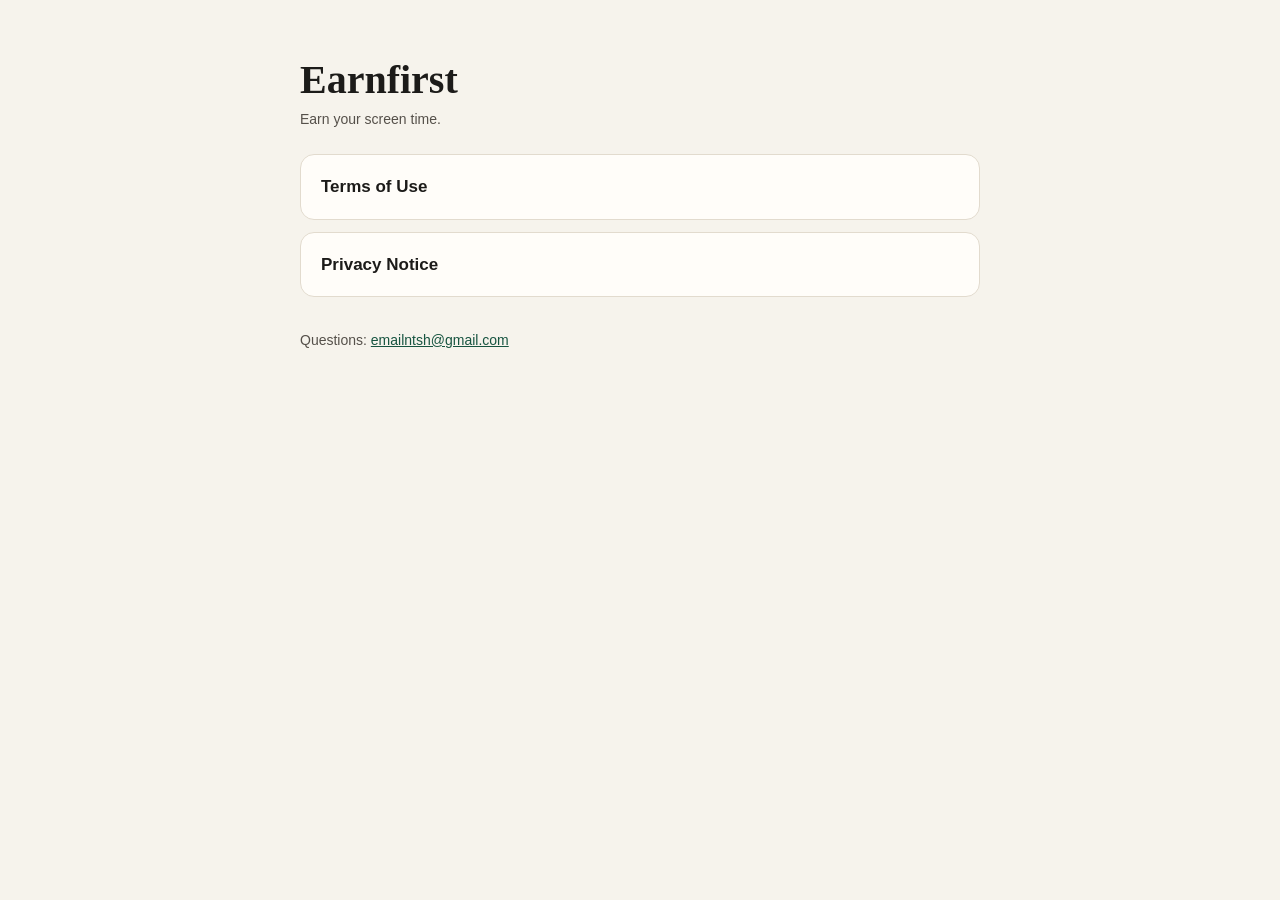
<file: index.html>
<!doctype html>
<html lang="en">
<head>
<meta charset="utf-8">
<meta name="viewport" content="width=device-width, initial-scale=1">
<title>Earnfirst · Legal</title>
<link rel="stylesheet" href="style.css">
</head>
<body>
<main>
<h1>Earnfirst</h1>
<p class="meta">Earn your screen time.</p>
<div class="cards">
<a href="terms">Terms of Use</a>
<a href="privacy">Privacy Notice</a>
</div>
<p class="meta" style="margin-top:32px">Questions: <a href="mailto:emailntsh@gmail.com">emailntsh@gmail.com</a></p>
</main>
</body>
</html>
</file>
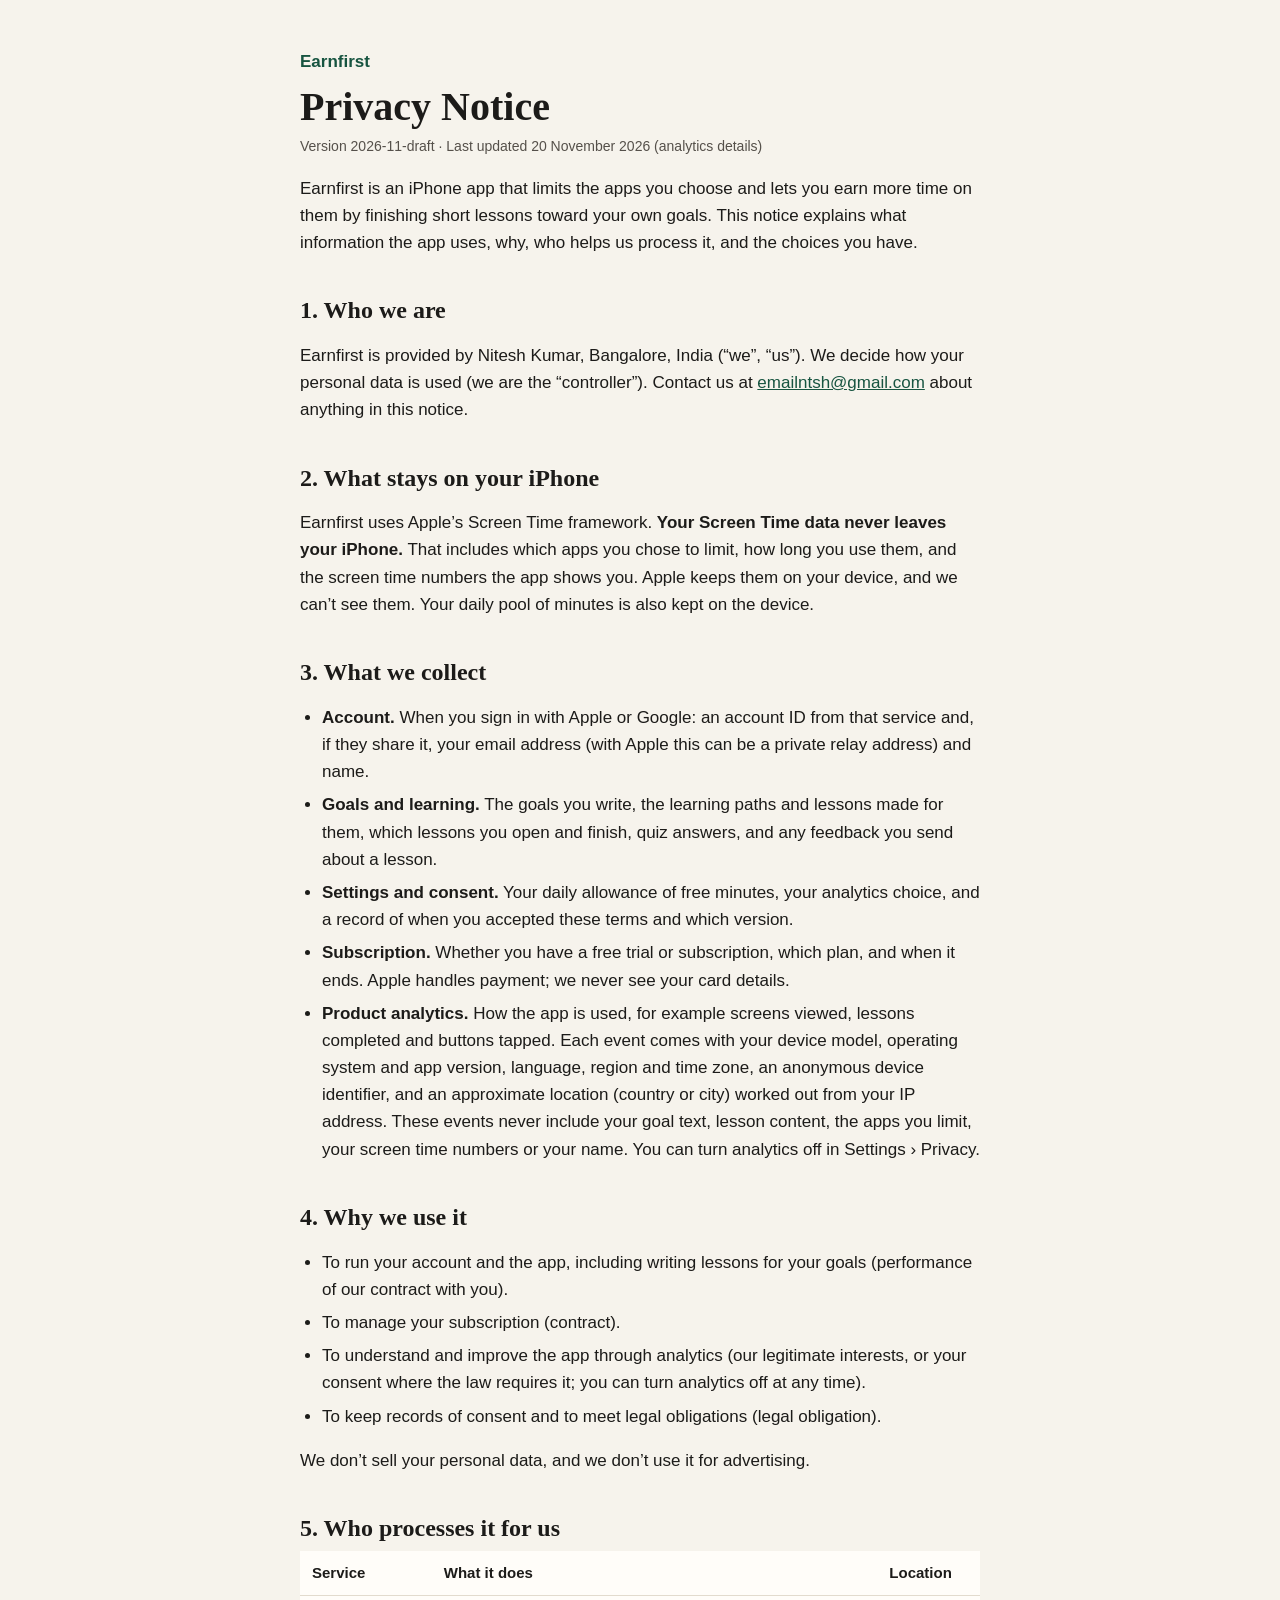
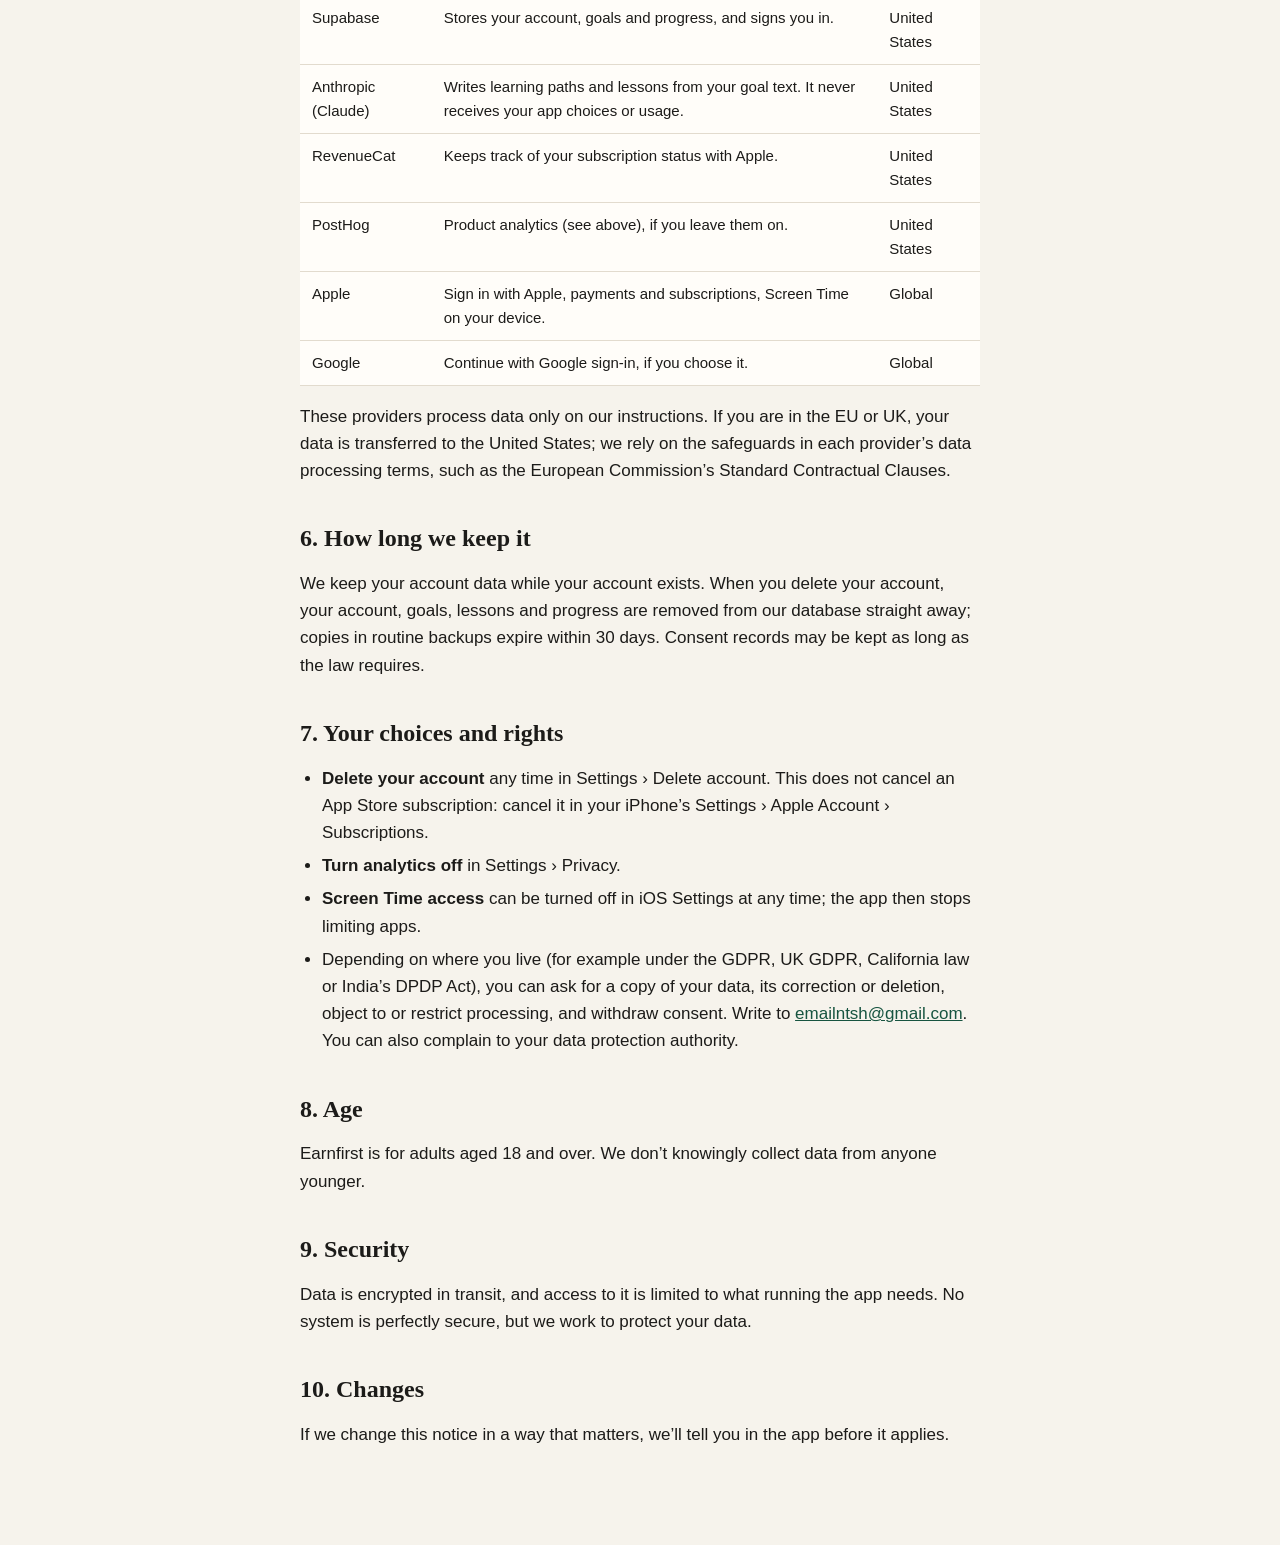
<file: privacy.html>
<!doctype html>
<html lang="en">
<head>
<meta charset="utf-8">
<meta name="viewport" content="width=device-width, initial-scale=1">
<title>Privacy Notice · Earnfirst</title>
<link rel="stylesheet" href="style.css">
</head>
<body>
<main>
<p class="eyebrow"><a href="./">Earnfirst</a></p>
<h1>Privacy Notice</h1>
<p class="meta">Version 2026-11-draft · Last updated 20 November 2026 (analytics details)</p>

<p>Earnfirst is an iPhone app that limits the apps you choose and lets you earn more time on them by finishing short
lessons toward your own goals. This notice explains what information the app uses, why, who helps us process it,
and the choices you have.</p>

<h2>1. Who we are</h2>
<p>Earnfirst is provided by Nitesh Kumar, Bangalore, India (“we”, “us”). We decide how your
personal data is used (we are the “controller”). Contact us at <a href="mailto:emailntsh@gmail.com">emailntsh@gmail.com</a> about anything in this
notice.</p>

<h2>2. What stays on your iPhone</h2>
<p>Earnfirst uses Apple’s Screen Time framework. <strong>Your Screen Time data never leaves your iPhone.</strong>
That includes which apps you chose to limit, how long you use them, and the screen time numbers the app shows you.
Apple keeps them on your device, and we can’t see them. Your daily pool of minutes is also kept on the device.</p>

<h2>3. What we collect</h2>
<ul>
<li><strong>Account.</strong> When you sign in with Apple or Google: an account ID from that service and, if they
share it, your email address (with Apple this can be a private relay address) and name.</li>
<li><strong>Goals and learning.</strong> The goals you write, the learning paths and lessons made for them, which
lessons you open and finish, quiz answers, and any feedback you send about a lesson.</li>
<li><strong>Settings and consent.</strong> Your daily allowance of free minutes, your analytics choice, and a record
of when you accepted these terms and which version.</li>
<li><strong>Subscription.</strong> Whether you have a free trial or subscription, which plan, and when it ends. Apple
handles payment; we never see your card details.</li>
<li><strong>Product analytics.</strong> How the app is used, for example screens viewed, lessons completed and
buttons tapped. Each event comes with your device model, operating system and app version, language, region and time
zone, an anonymous device identifier, and an approximate location (country or city) worked out from your IP address.
These events never include your goal text, lesson content, the apps you limit, your screen time numbers or your
name. You can turn analytics off in Settings › Privacy.</li>
</ul>

<h2>4. Why we use it</h2>
<ul>
<li>To run your account and the app, including writing lessons for your goals (performance of our contract with
you).</li>
<li>To manage your subscription (contract).</li>
<li>To understand and improve the app through analytics (our legitimate interests, or your consent where the law
requires it; you can turn analytics off at any time).</li>
<li>To keep records of consent and to meet legal obligations (legal obligation).</li>
</ul>
<p>We don’t sell your personal data, and we don’t use it for advertising.</p>

<h2>5. Who processes it for us</h2>
<table>
<thead><tr><th>Service</th><th>What it does</th><th>Location</th></tr></thead>
<tbody>
<tr><td>Supabase</td><td>Stores your account, goals and progress, and signs you in.</td><td>United States</td></tr>
<tr><td>Anthropic (Claude)</td><td>Writes learning paths and lessons from your goal text. It never receives your app
choices or usage.</td><td>United States</td></tr>
<tr><td>RevenueCat</td><td>Keeps track of your subscription status with Apple.</td><td>United States</td></tr>
<tr><td>PostHog</td><td>Product analytics (see above), if you leave them on.</td><td>United States</td></tr>
<tr><td>Apple</td><td>Sign in with Apple, payments and subscriptions, Screen Time on your device.</td><td>Global</td></tr>
<tr><td>Google</td><td>Continue with Google sign-in, if you choose it.</td><td>Global</td></tr>
</tbody>
</table>
<p>These providers process data only on our instructions. If you are in the EU or UK, your data is transferred to
the United States; we rely on the safeguards in each provider’s data processing terms, such as the
European Commission’s Standard Contractual Clauses.</p>

<h2>6. How long we keep it</h2>
<p>We keep your account data while your account exists. When you delete your account, your account, goals, lessons
and progress are removed from our database straight away; copies in routine backups expire within
30 days. Consent records may be kept as long as the law requires.</p>

<h2>7. Your choices and rights</h2>
<ul>
<li><strong>Delete your account</strong> any time in Settings › Delete account. This does not cancel an App Store
subscription: cancel it in your iPhone’s Settings › Apple Account › Subscriptions.</li>
<li><strong>Turn analytics off</strong> in Settings › Privacy.</li>
<li><strong>Screen Time access</strong> can be turned off in iOS Settings at any time; the app then stops limiting
apps.</li>
<li>Depending on where you live (for example under the GDPR, UK GDPR, California law or India’s DPDP Act), you can
ask for a copy of your data, its correction or deletion, object to or restrict processing, and withdraw consent.
Write to <a href="mailto:emailntsh@gmail.com">emailntsh@gmail.com</a>. You can also complain to your data protection authority.</li>
</ul>

<h2>8. Age</h2>
<p>Earnfirst is for adults aged 18 and over. We don’t knowingly collect data from anyone younger.</p>

<h2>9. Security</h2>
<p>Data is encrypted in transit, and access to it is limited to what running the app needs. No system is perfectly
secure, but we work to protect your data.</p>

<h2>10. Changes</h2>
<p>If we change this notice in a way that matters, we’ll tell you in the app before it applies.</p>
</main>
</body>
</html>
</file>
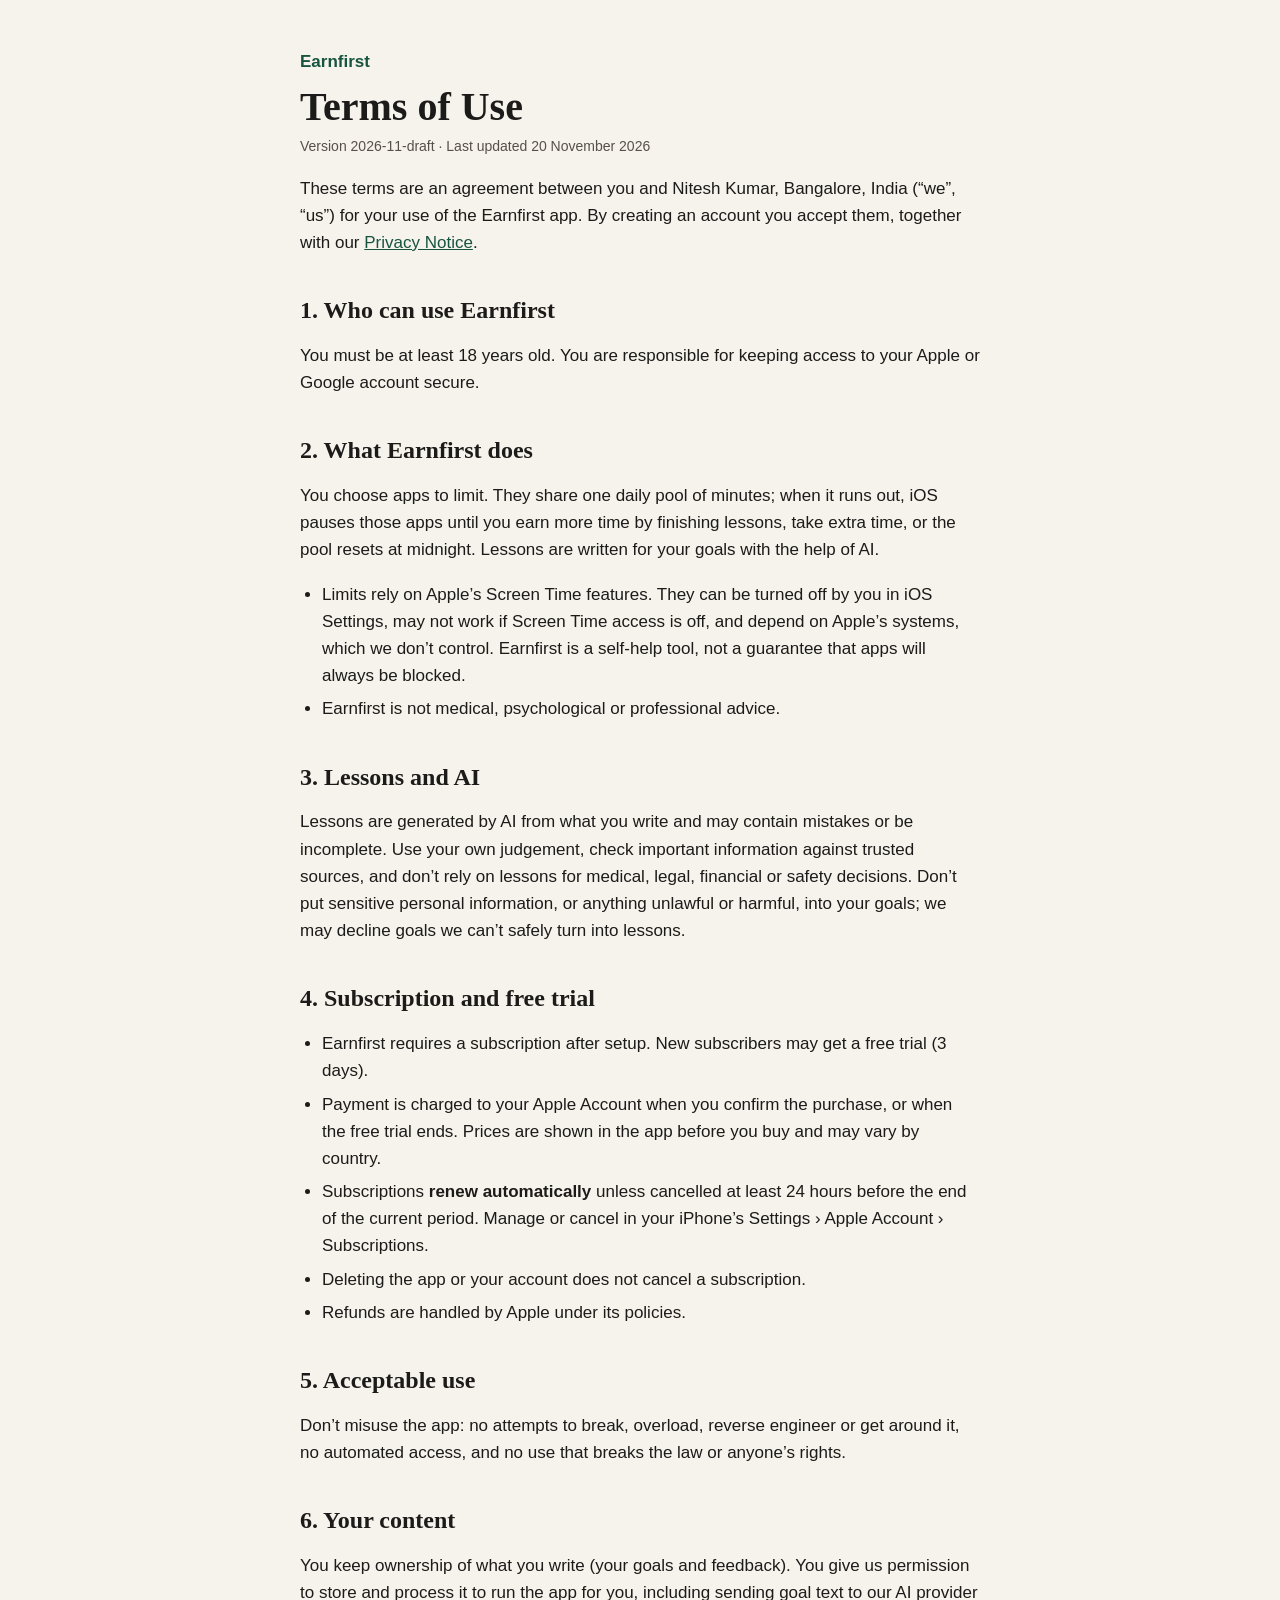
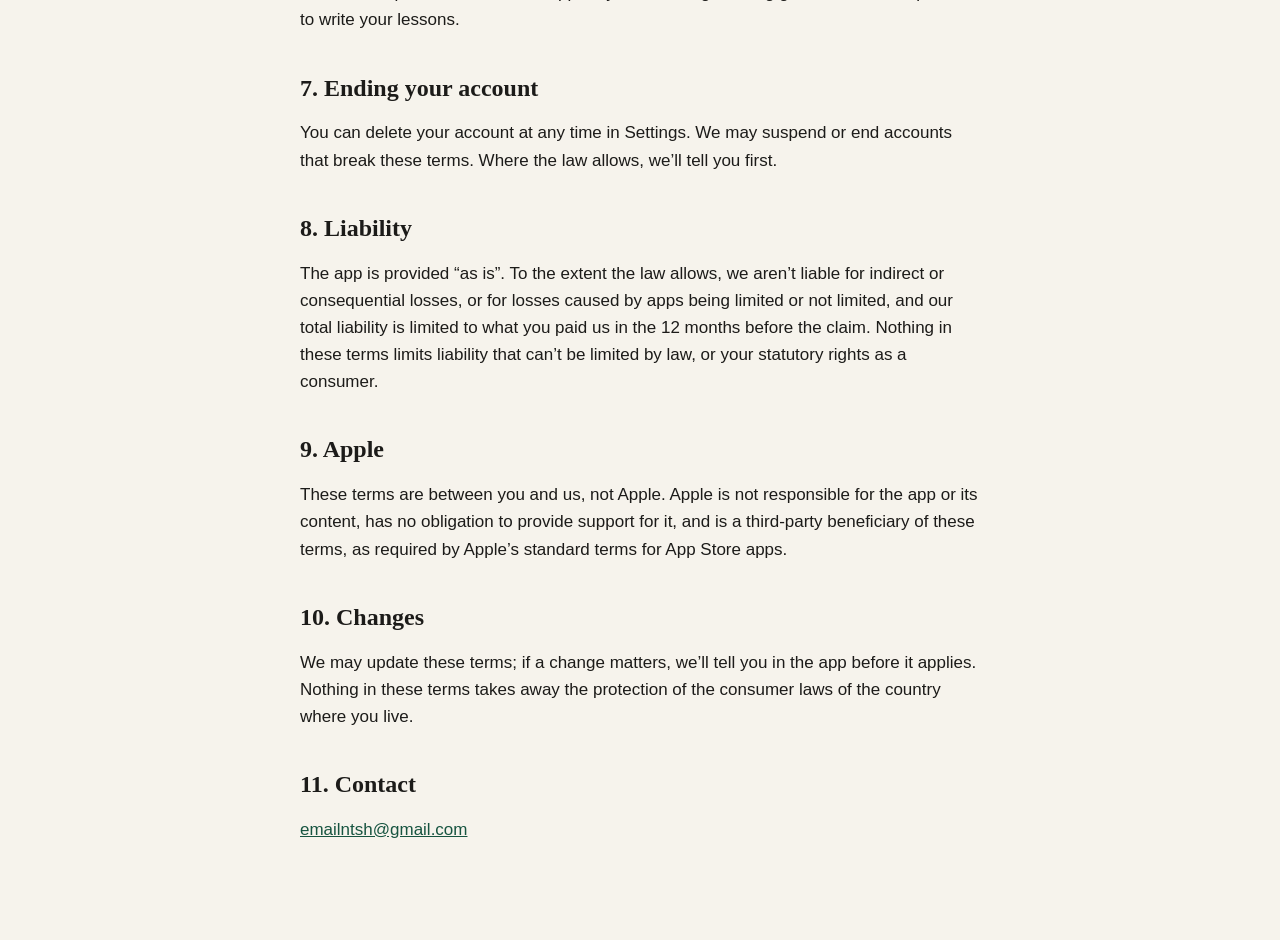
<file: terms.html>
<!doctype html>
<html lang="en">
<head>
<meta charset="utf-8">
<meta name="viewport" content="width=device-width, initial-scale=1">
<title>Terms of Use · Earnfirst</title>
<link rel="stylesheet" href="style.css">
</head>
<body>
<main>
<p class="eyebrow"><a href="./">Earnfirst</a></p>
<h1>Terms of Use</h1>
<p class="meta">Version 2026-11-draft · Last updated 20 November 2026</p>

<p>These terms are an agreement between you and Nitesh Kumar, Bangalore, India (“we”, “us”) for your use of
the Earnfirst app. By creating an account you accept them, together with our
<a href="privacy">Privacy Notice</a>.</p>

<h2>1. Who can use Earnfirst</h2>
<p>You must be at least 18 years old. You are responsible for keeping access to your Apple or Google account
secure.</p>

<h2>2. What Earnfirst does</h2>
<p>You choose apps to limit. They share one daily pool of minutes; when it runs out, iOS pauses those apps until you
earn more time by finishing lessons, take extra time, or the pool resets at midnight. Lessons are written for your
goals with the help of AI.</p>
<ul>
<li>Limits rely on Apple’s Screen Time features. They can be turned off by you in iOS Settings, may not work if
Screen Time access is off, and depend on Apple’s systems, which we don’t control. Earnfirst is a self-help tool,
not a guarantee that apps will always be blocked.</li>
<li>Earnfirst is not medical, psychological or professional advice.</li>
</ul>

<h2>3. Lessons and AI</h2>
<p>Lessons are generated by AI from what you write and may contain mistakes or be incomplete. Use your own judgement,
check important information against trusted sources, and don’t rely on lessons for medical, legal, financial or
safety decisions. Don’t put sensitive personal information, or anything unlawful or harmful, into your goals; we may
decline goals we can’t safely turn into lessons.</p>

<h2>4. Subscription and free trial</h2>
<ul>
<li>Earnfirst requires a subscription after setup. New subscribers may get a free trial
(3 days).</li>
<li>Payment is charged to your Apple Account when you confirm the purchase, or when the free trial ends. Prices are
shown in the app before you buy and may vary by country.</li>
<li>Subscriptions <strong>renew automatically</strong> unless cancelled at least 24 hours before the end of the
current period. Manage or cancel in your iPhone’s Settings › Apple Account › Subscriptions.</li>
<li>Deleting the app or your account does not cancel a subscription.</li>
<li>Refunds are handled by Apple under its policies.</li>
</ul>

<h2>5. Acceptable use</h2>
<p>Don’t misuse the app: no attempts to break, overload, reverse engineer or get around it, no automated access,
and no use that breaks the law or anyone’s rights.</p>

<h2>6. Your content</h2>
<p>You keep ownership of what you write (your goals and feedback). You give us permission to store and process it to
run the app for you, including sending goal text to our AI provider to write your lessons.</p>

<h2>7. Ending your account</h2>
<p>You can delete your account at any time in Settings. We may suspend or end accounts that break these terms. Where
the law allows, we’ll tell you first.</p>

<h2>8. Liability</h2>
<p>The app is provided “as is”. To the extent the law allows, we aren’t liable for indirect or consequential losses,
or for losses caused by apps being limited or not limited, and our total liability is limited to what you paid us
in the 12 months before the claim. Nothing in these terms limits liability that can’t be limited by law, or your
statutory rights as a consumer.</p>

<h2>9. Apple</h2>
<p>These terms are between you and us, not Apple. Apple is not responsible for the app or its content, has no
obligation to provide support for it, and is a third-party beneficiary of these terms, as required by Apple’s
standard terms for App Store apps.</p>

<h2>10. Changes</h2>
<p>We may update these terms; if a change matters, we’ll tell you in the app before it applies. Nothing in these
terms takes away the protection of the consumer laws of the country where you live.</p>

<h2>11. Contact</h2>
<p><a href="mailto:emailntsh@gmail.com">emailntsh@gmail.com</a></p>
</main>
</body>
</html>
</file>
<file: style.css>
:root {
  --bg: #F6F3EC;
  --surface: #FFFDF9;
  --ink: #1C1B19;
  --ink2: #55504A;
  --line: #E2DBCE;
  --accent: #175440;
  --mark: #F5E4D3;
}
@media (prefers-color-scheme: dark) {
  :root {
    --bg: #121311;
    --surface: #1C1D1A;
    --ink: #F2EFE8;
    --ink2: #BDB7AB;
    --line: #2F302B;
    --accent: #8BDDB8;
    --mark: #3A2618;
  }
}
* { box-sizing: border-box; }
body {
  margin: 0;
  background: var(--bg);
  color: var(--ink);
  font: 17px/1.6 -apple-system, BlinkMacSystemFont, "Segoe UI", Inter, sans-serif;
}
main { max-width: 720px; margin: 0 auto; padding: 48px 20px 80px; }
h1, h2 { font-family: "Newsreader", Georgia, "Times New Roman", serif; line-height: 1.2; }
h1 { font-size: 40px; margin: 8px 0 4px; }
h2 { font-size: 24px; margin: 40px 0 8px; }
a { color: var(--accent); }
.eyebrow { margin: 0; font-weight: 600; }
.eyebrow a { text-decoration: none; }
.meta { color: var(--ink2); font-size: 14px; margin-top: 0; }
ul { padding-left: 22px; }
li { margin: 6px 0; }
mark { background: var(--mark); color: inherit; padding: 0 3px; border-radius: 3px; }
table { width: 100%; border-collapse: collapse; font-size: 15px; background: var(--surface); }
th, td { text-align: left; vertical-align: top; padding: 10px 12px; border-bottom: 1px solid var(--line); }
th { font-weight: 600; }
.cards { display: grid; gap: 12px; margin-top: 24px; }
.cards a { display: block; padding: 18px 20px; background: var(--surface); border: 1px solid var(--line); border-radius: 14px;
  text-decoration: none; color: var(--ink); font-weight: 600; }
@media (max-width: 520px) { h1 { font-size: 32px; } table { font-size: 14px; } }
</file>
